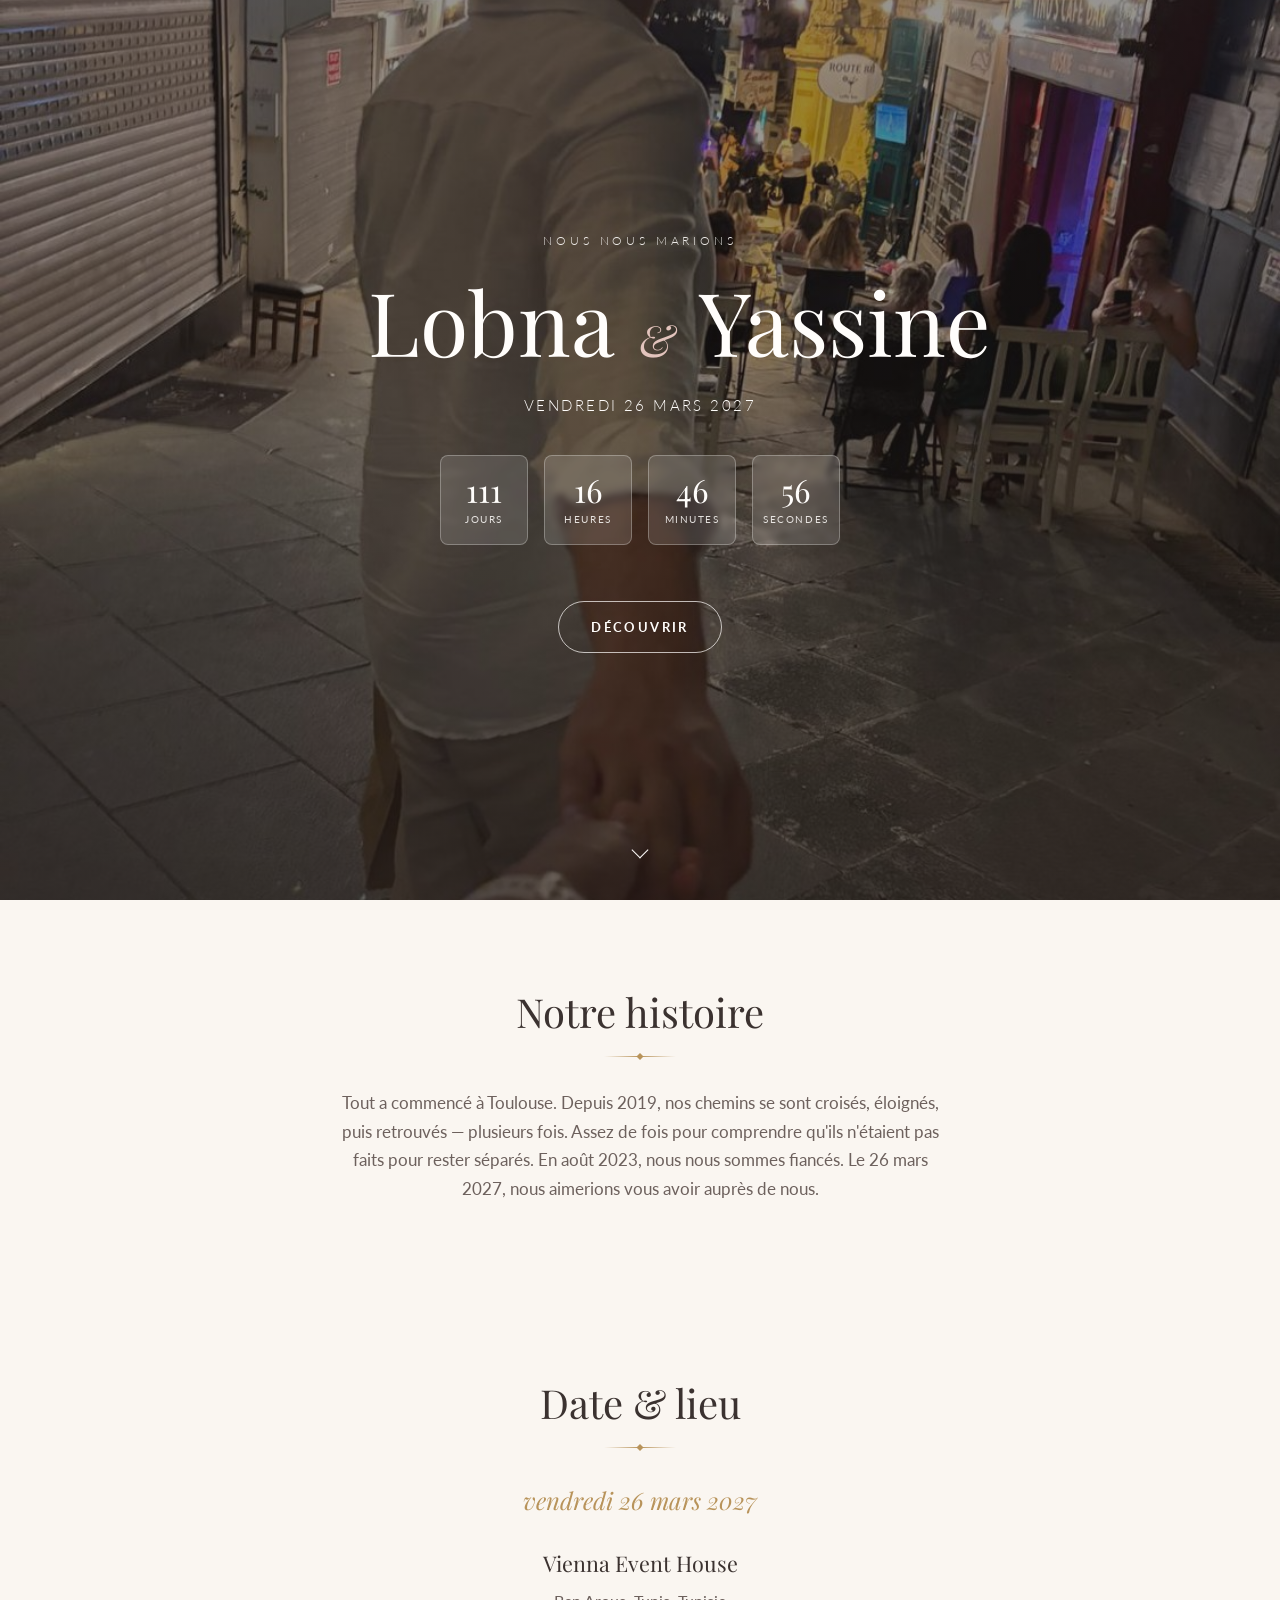
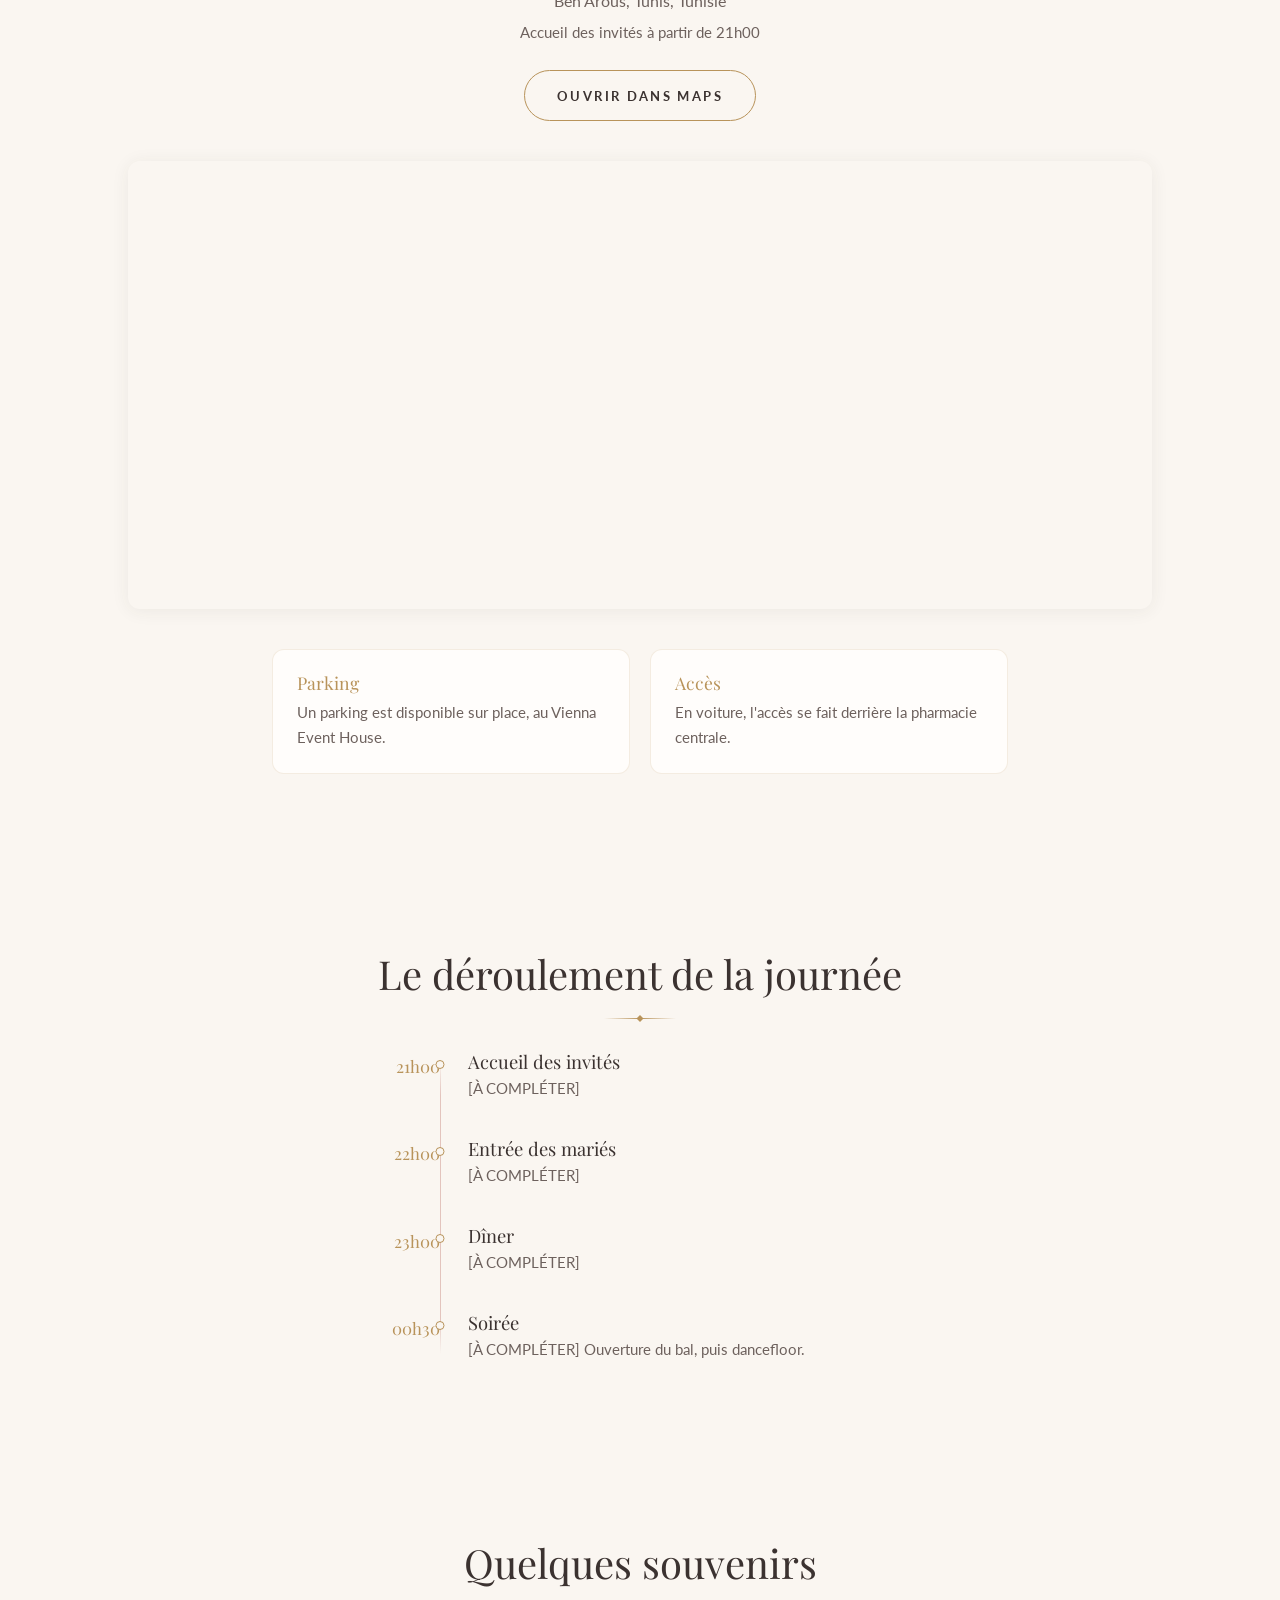
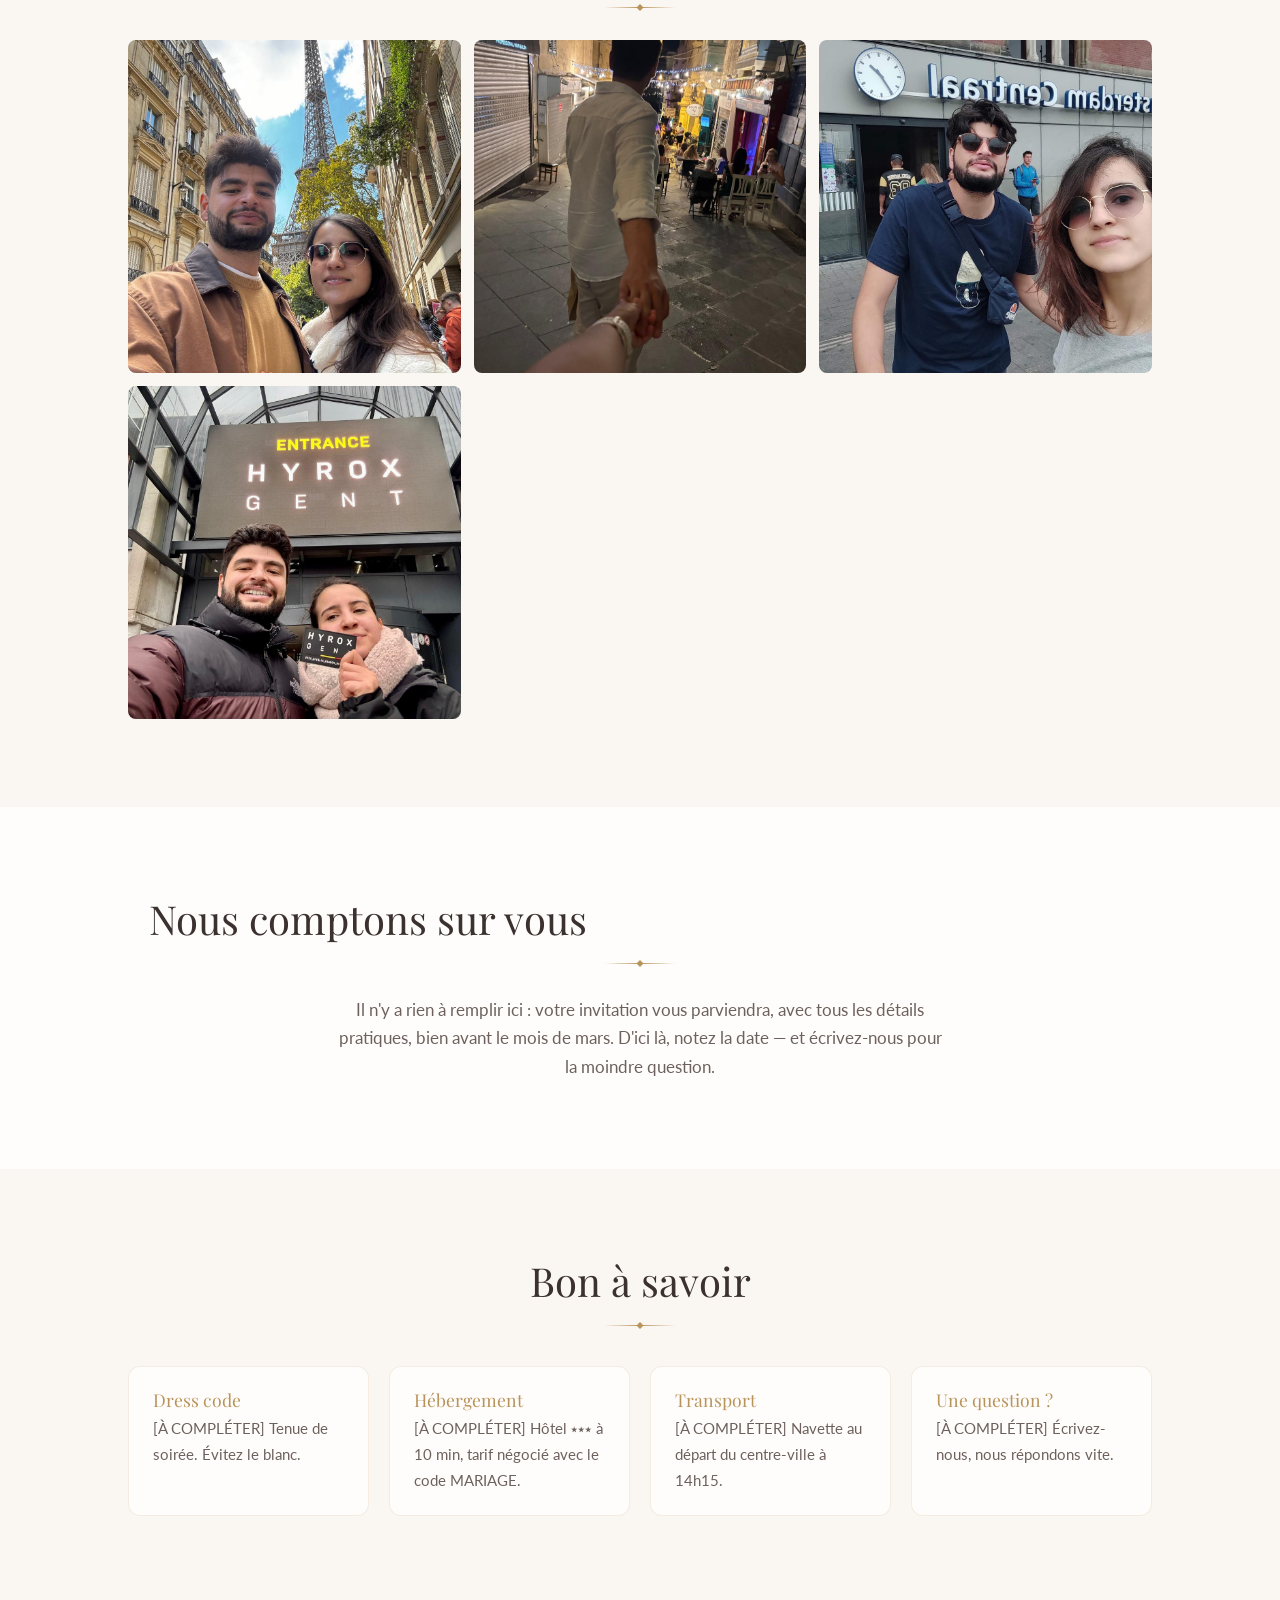
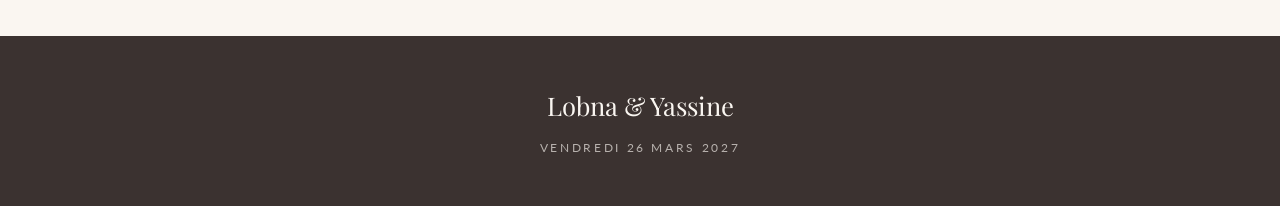
<file: docs/index.html>
<!DOCTYPE html>
<html lang="fr">
<head>
<meta charset="utf-8">
<meta name="viewport" content="width=device-width, initial-scale=1">
<title>Lobna &amp; Yassine</title>
<meta name="robots" content="noindex, nofollow">
<link rel="icon" href="mariage-lobna-yassine/images/favicon.svg" type="image/svg+xml">
<link rel="icon" href="mariage-lobna-yassine/images/favicon-32.png" sizes="32x32">
<link rel="apple-touch-icon" href="mariage-lobna-yassine/images/apple-touch-icon.png">
<!-- Redirection : la racine du domaine mène à la page du mariage. -->
<meta http-equiv="refresh" content="0; url=mariage-lobna-yassine/">
<link rel="canonical" href="mariage-lobna-yassine/">
<style>
  body {
    margin: 0; min-height: 100vh;
    display: flex; align-items: center; justify-content: center;
    background: #faf6f1; color: #3b3230;
    font-family: Georgia, "Times New Roman", serif; text-align: center;
  }
  a { color: #b8935a; }
</style>
</head>
<body>
  <!-- Visible seulement si la redirection automatique échoue. -->
  <p>Lobna &amp; Yassine — <a href="mariage-lobna-yassine/">accéder à la page du mariage</a></p>
  <script>location.replace("mariage-lobna-yassine/");</script>
</body>
</html>
</file>
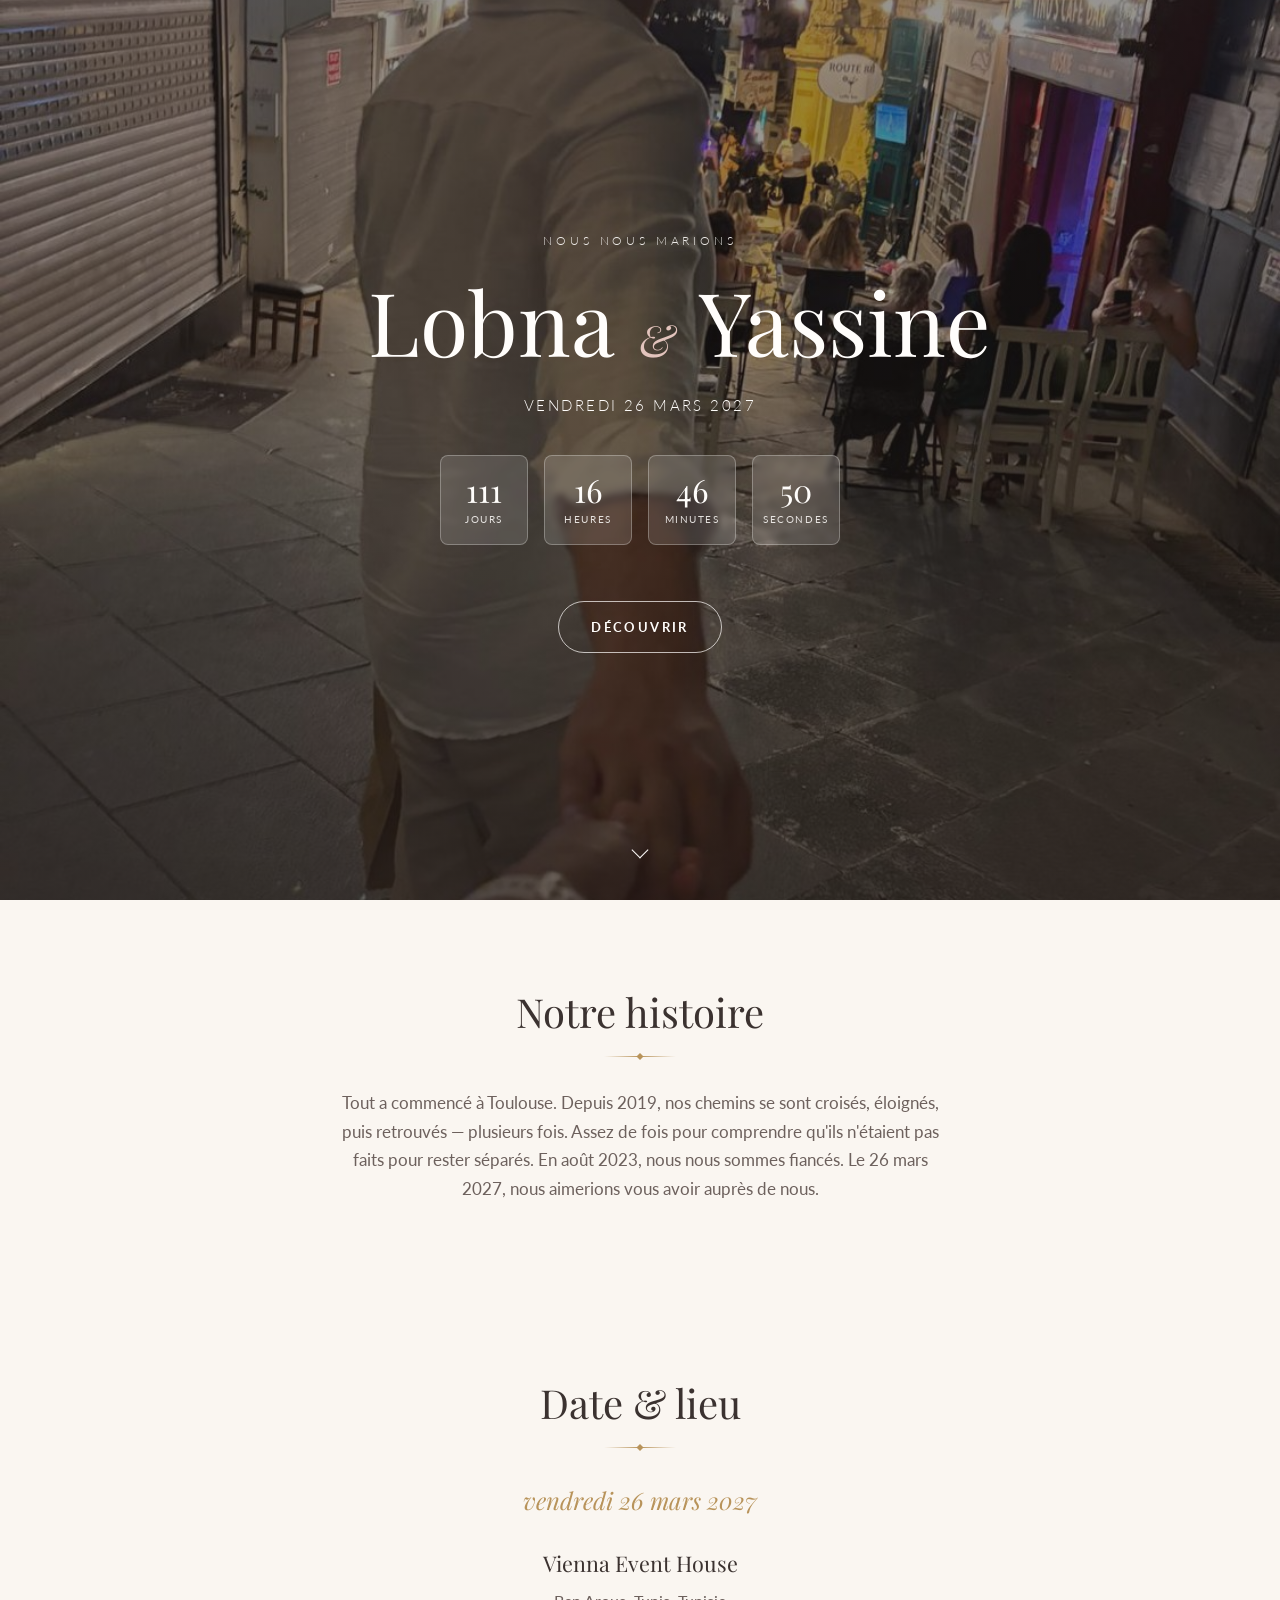
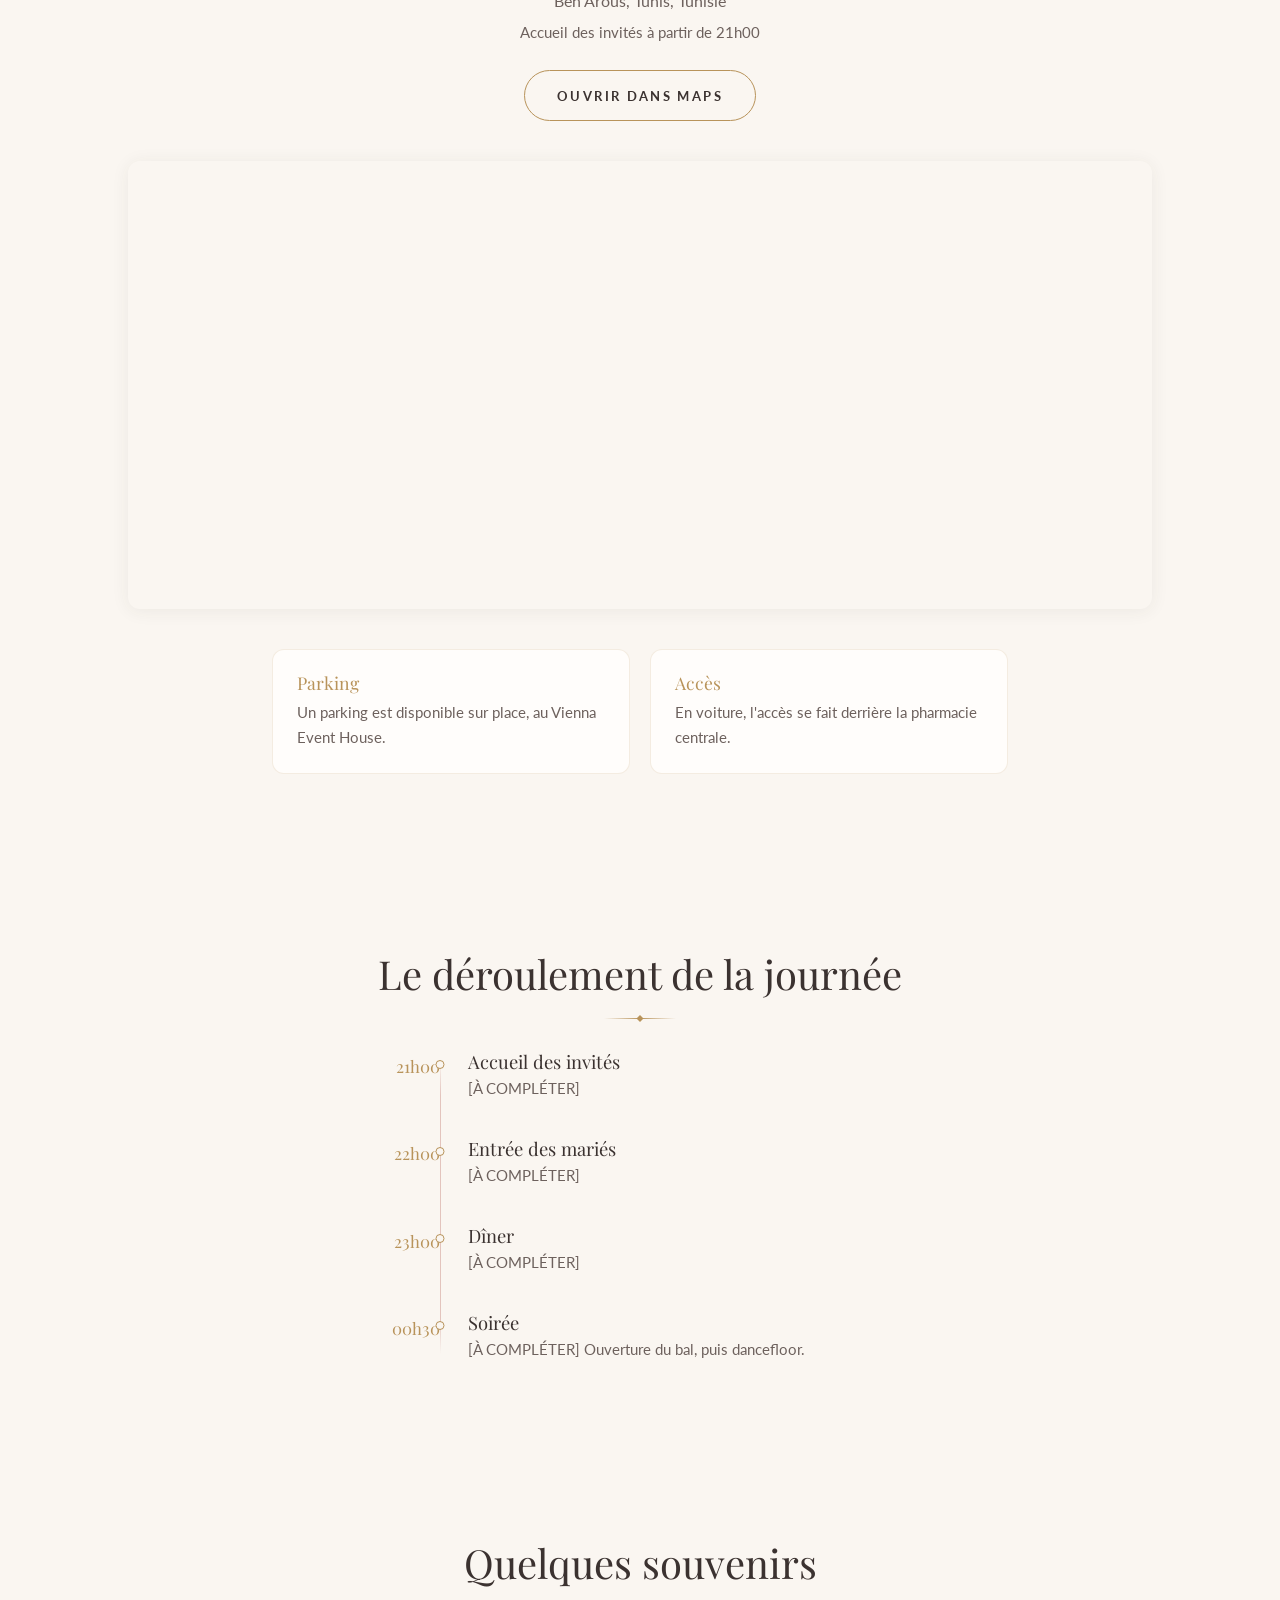
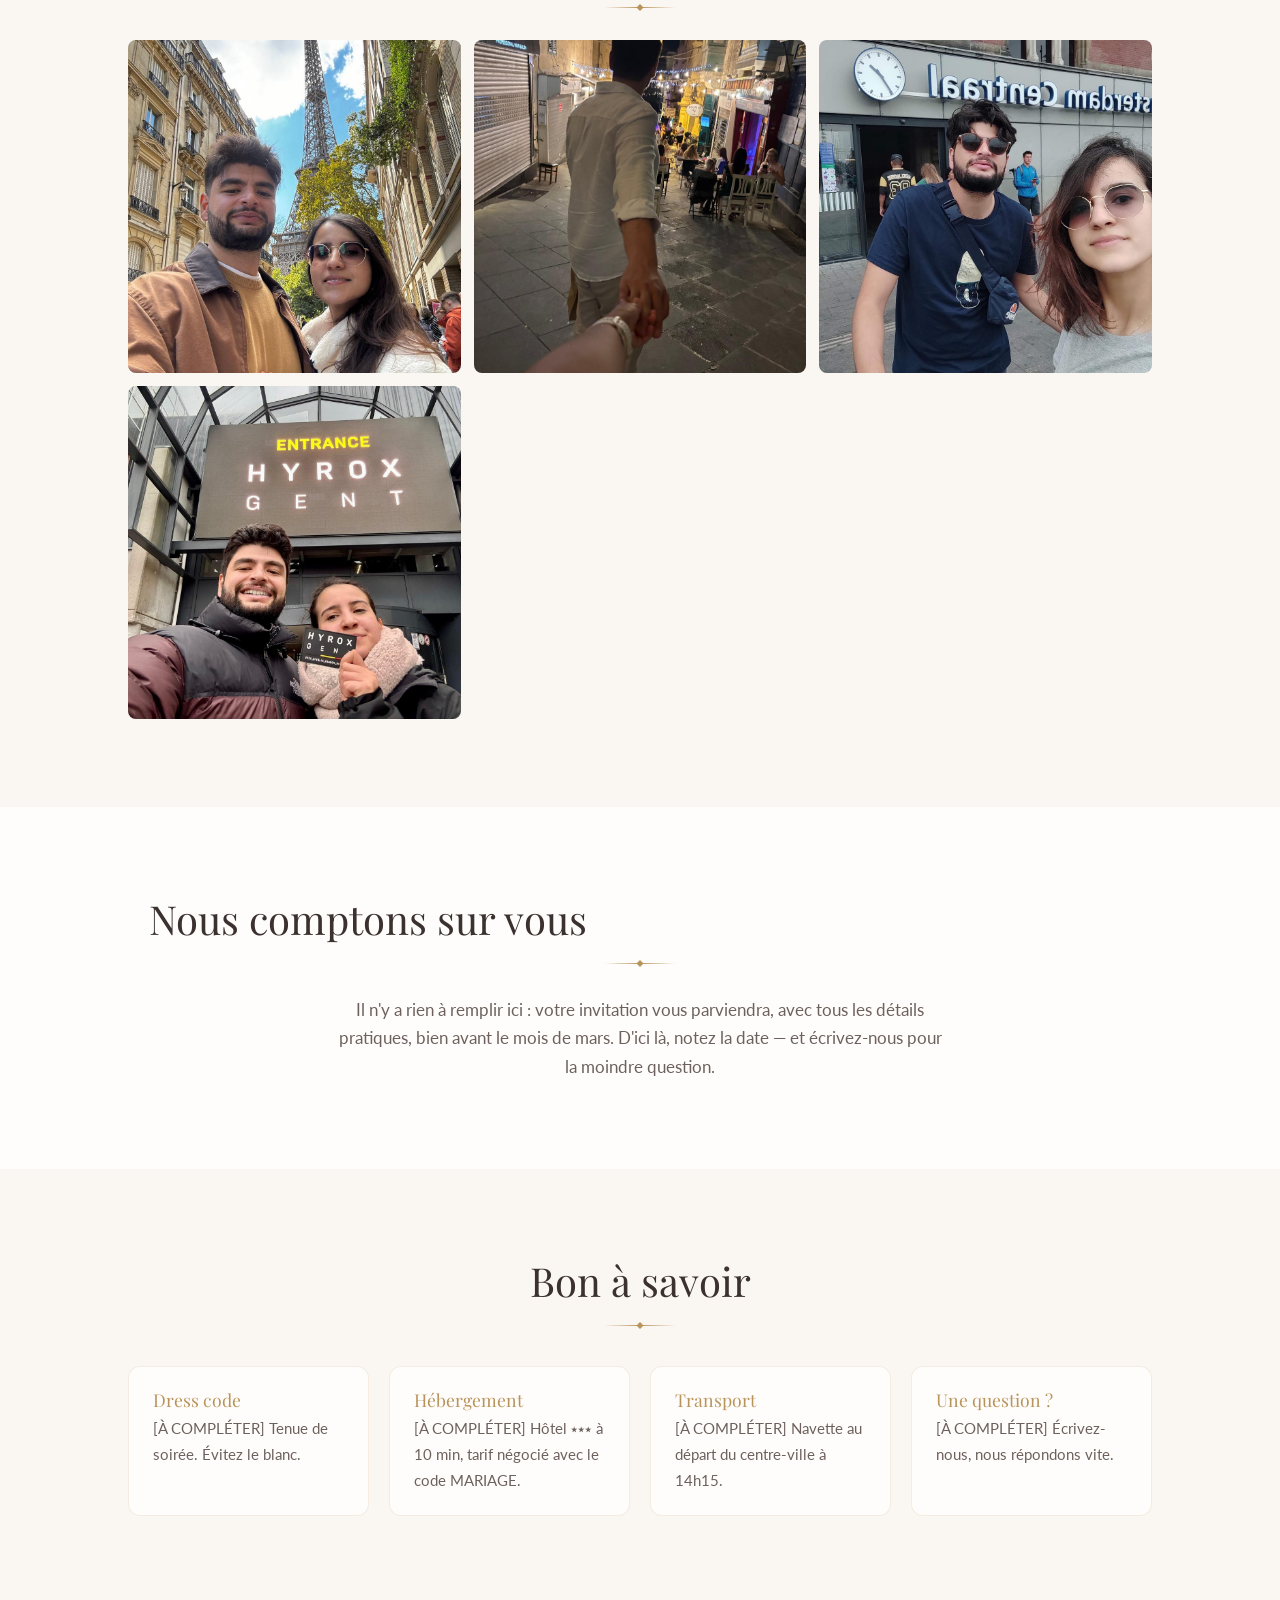
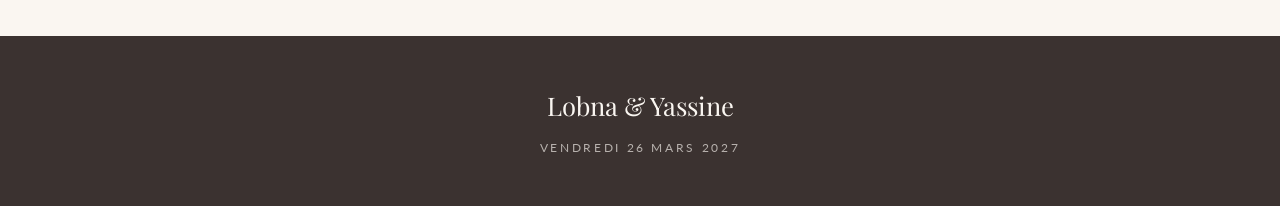
<file: docs/mariage-lobna-yassine/index.html>
<!DOCTYPE html>
<html lang="fr">
<head>
<meta charset="utf-8">
<meta name="viewport" content="width=device-width, initial-scale=1">
<title>Lobna &amp; Yassine — Notre mariage</title>
<meta name="description" content="Toutes les informations pratiques et la confirmation de présence pour le mariage de Lobna et Yassine.">
<!-- Page privée : envoyée par lien aux invités, elle n'a pas vocation à être trouvée dans Google. -->
<meta name="robots" content="noindex, nofollow">
<meta name="theme-color" content="#faf6f1">

<!-- Icône de l'onglet : deux anneaux entrelacés. -->
<link rel="icon" href="images/favicon.svg" type="image/svg+xml">
<link rel="icon" href="images/favicon-32.png" sizes="32x32">
<link rel="apple-touch-icon" href="images/apple-touch-icon.png">

<!-- Aperçu lors du partage du lien (WhatsApp, SMS, réseaux) -->
<meta property="og:type" content="website">
<meta property="og:title" content="Lobna &amp; Yassine — Notre mariage">
<meta property="og:description" content="Nous serions heureux de vous compter parmi nous. Confirmez votre présence ici.">
<meta property="og:image" content="images/couple.jpg">

<link rel="preconnect" href="https://fonts.googleapis.com">
<link rel="preconnect" href="https://fonts.gstatic.com" crossorigin>
<link href="https://fonts.googleapis.com/css2?family=Playfair+Display:ital,wght@0,400;0,500;0,600;1,400&family=Lato:wght@300;400;700&display=swap" rel="stylesheet">
<link rel="stylesheet" href="css/style.css">
</head>
<body>

<a class="saut-contenu" href="#contenu">Aller au contenu</a>

<!-- =====================================================================
     1. ACCUEIL
     ===================================================================== -->
<header class="hero" id="accueil">
  <div class="hero__fond" aria-hidden="true">
    <img id="hero-photo" alt="" decoding="async" fetchpriority="high" hidden>
  </div>
  <div class="hero__voile" aria-hidden="true"></div>

  <div class="hero__contenu">
    <p class="hero__sur-titre" id="hero-sur-titre">Nous nous marions</p>
    <h1 class="hero__noms">
      <span id="prenom-a">Lobna</span>
      <span class="hero__esperluette" aria-hidden="true">&amp;</span>
      <span id="prenom-b">Yassine</span>
    </h1>
    <p class="hero__date" id="hero-date"></p>
    <p class="hero__note" id="hero-date-note" hidden></p>

    <div class="compte-a-rebours" id="compte-a-rebours" hidden>
      <div class="cr__bloc"><span class="cr__nombre" id="cr-jours">–</span><span class="cr__label">jours</span></div>
      <div class="cr__bloc"><span class="cr__nombre" id="cr-heures">–</span><span class="cr__label">heures</span></div>
      <div class="cr__bloc"><span class="cr__nombre" id="cr-minutes">–</span><span class="cr__label">minutes</span></div>
      <div class="cr__bloc"><span class="cr__nombre" id="cr-secondes">–</span><span class="cr__label">secondes</span></div>
    </div>
    <p class="compte-a-rebours__message" id="cr-message" hidden></p>

    <a class="bouton bouton--clair" id="hero-bouton" href="#rsvp">Confirmer ma présence</a>
  </div>

  <a class="hero__fleche" href="#contenu" aria-label="Voir la suite"><span aria-hidden="true"></span></a>
</header>

<main id="contenu">

  <!-- ===================================================================
       2. NOTRE HISTOIRE
       =================================================================== -->
  <section class="section section--etroite anim" id="histoire" hidden>
    <h2 class="titre-section" id="histoire-titre">Notre histoire</h2>
    <div class="ornement" aria-hidden="true"></div>
    <p class="texte-doux" id="histoire-texte"></p>
  </section>

  <!-- ===================================================================
       3. DATE & LIEU
       =================================================================== -->
  <section class="section anim" id="lieu">
    <h2 class="titre-section">Date &amp; lieu</h2>
    <div class="ornement" aria-hidden="true"></div>

    <div class="lieu__resume">
      <p class="lieu__date" id="lieu-date"></p>
      <p class="lieu__note" id="lieu-date-note" hidden></p>
      <p class="lieu__nom" id="lieu-nom"></p>
      <p class="lieu__adresse" id="lieu-adresse"></p>
      <p class="lieu__heure" id="lieu-heure"></p>
      <a class="bouton" id="lieu-bouton-maps" href="#" target="_blank" rel="noopener" hidden>Ouvrir dans Maps</a>
    </div>

    <div class="carte" id="carte" hidden>
      <iframe id="carte-iframe" title="Carte du lieu de réception" loading="lazy"
              referrerpolicy="no-referrer-when-downgrade" allowfullscreen></iframe>
    </div>

    <div class="grille-infos" id="lieu-pratique">
      <article class="carte-info" id="bloc-parking" hidden>
        <h3>Parking</h3><p id="lieu-parking"></p>
      </article>
      <article class="carte-info" id="bloc-acces" hidden>
        <h3>Accès</h3><p id="lieu-acces"></p>
      </article>
    </div>
  </section>

  <!-- ===================================================================
       4. DÉROULEMENT DE LA JOURNÉE
       =================================================================== -->
  <section class="section anim" id="programme" hidden>
    <h2 class="titre-section">Le déroulement de la journée</h2>
    <div class="ornement" aria-hidden="true"></div>
    <ol class="timeline" id="timeline"></ol>
  </section>

  <!-- ===================================================================
       5. GALERIE
       =================================================================== -->
  <section class="section anim" id="galerie" hidden>
    <h2 class="titre-section">Quelques souvenirs</h2>
    <div class="ornement" aria-hidden="true"></div>
    <div class="galerie" id="galerie-grille"></div>
  </section>

  <!-- ===================================================================
       6. RSVP
       =================================================================== -->
  <section class="section section--etroite section--accent anim" id="rsvp">
    <h2 class="titre-section" id="rsvp-titre">Serez-vous des nôtres ?</h2>
    <div class="ornement" aria-hidden="true"></div>

    <!-- Affiché à la place du formulaire quand aucune réponse n'est attendue
         (config : rsvp.actif = false). -->
    <p class="texte-doux" id="rsvp-message" hidden></p>

    <p class="texte-doux" id="rsvp-limite"></p>

    <form class="formulaire" id="form-rsvp" novalidate>
      <!-- Piège à robots : invisible et jamais rempli par un humain. -->
      <div class="honeypot" aria-hidden="true">
        <label for="site">Ne pas remplir</label>
        <input type="text" id="site" name="site" tabindex="-1" autocomplete="off">
      </div>

      <div class="champ">
        <label for="prenom">Prénom <span class="requis" aria-hidden="true">*</span></label>
        <input type="text" id="prenom" name="prenom" autocomplete="given-name" required>
      </div>

      <div class="champ">
        <label for="nom">Nom <span class="requis" aria-hidden="true">*</span></label>
        <input type="text" id="nom" name="nom" autocomplete="family-name" required>
      </div>

      <fieldset class="champ champ--choix">
        <legend>Serez-vous présent·e ? <span class="requis" aria-hidden="true">*</span></legend>
        <div class="choix">
          <input type="radio" id="presence-oui" name="presence" value="Oui" required>
          <label for="presence-oui">Oui, avec joie</label>
        </div>
        <div class="choix">
          <input type="radio" id="presence-non" name="presence" value="Non">
          <label for="presence-non">Non, malheureusement</label>
        </div>
      </fieldset>

      <div class="champ" id="champ-accompagnants" hidden>
        <label for="accompagnants">Personnes vous accompagnant</label>
        <input type="number" id="accompagnants" name="accompagnants"
               value="0" min="0" max="10" inputmode="numeric">
        <p class="champ__aide">Sans vous compter : 0 si vous venez seul·e.</p>
      </div>

      <div class="champ" id="champ-regime" hidden>
        <label for="regime">Préférences repas ou allergies <span class="facultatif">(facultatif)</span></label>
        <textarea id="regime" name="regime" rows="2"
                  placeholder="Végétarien, sans gluten, allergie aux fruits à coque…"></textarea>
      </div>

      <div class="champ">
        <label for="message">Un mot pour les mariés <span class="facultatif">(facultatif)</span></label>
        <textarea id="message" name="message" rows="3"></textarea>
      </div>

      <button class="bouton bouton--plein" type="submit" id="rsvp-envoyer">Confirmer ma présence</button>

      <p class="form-etat" id="form-etat" role="status" aria-live="polite" hidden></p>
    </form>

    <p class="rsvp__note" id="rsvp-note" hidden></p>
  </section>

  <!-- ===================================================================
       7. INFOS PRATIQUES
       =================================================================== -->
  <section class="section anim" id="infos">
    <h2 class="titre-section">Bon à savoir</h2>
    <div class="ornement" aria-hidden="true"></div>
    <div class="grille-infos" id="grille-infos"></div>
    <p class="contacts" id="contacts"></p>
  </section>

</main>

<footer class="pied">
  <p class="pied__noms"><span id="pied-a">Lobna</span> &amp; <span id="pied-b">Yassine</span></p>
  <p class="pied__date" id="pied-date"></p>
</footer>

<!-- Visionneuse plein écran de la galerie -->
<div class="lightbox" id="lightbox" role="dialog" aria-modal="true" aria-label="Photo en grand" hidden>
  <button class="lightbox__fermer" id="lightbox-fermer" aria-label="Fermer">&times;</button>
  <button class="lightbox__nav lightbox__nav--prec" id="lightbox-prec" aria-label="Photo précédente">&#8249;</button>
  <img class="lightbox__image" id="lightbox-image" alt="">
  <button class="lightbox__nav lightbox__nav--suiv" id="lightbox-suiv" aria-label="Photo suivante">&#8250;</button>
</div>

<script src="js/config.js"></script>
<script src="js/main.js"></script>
</body>
</html>
</file>
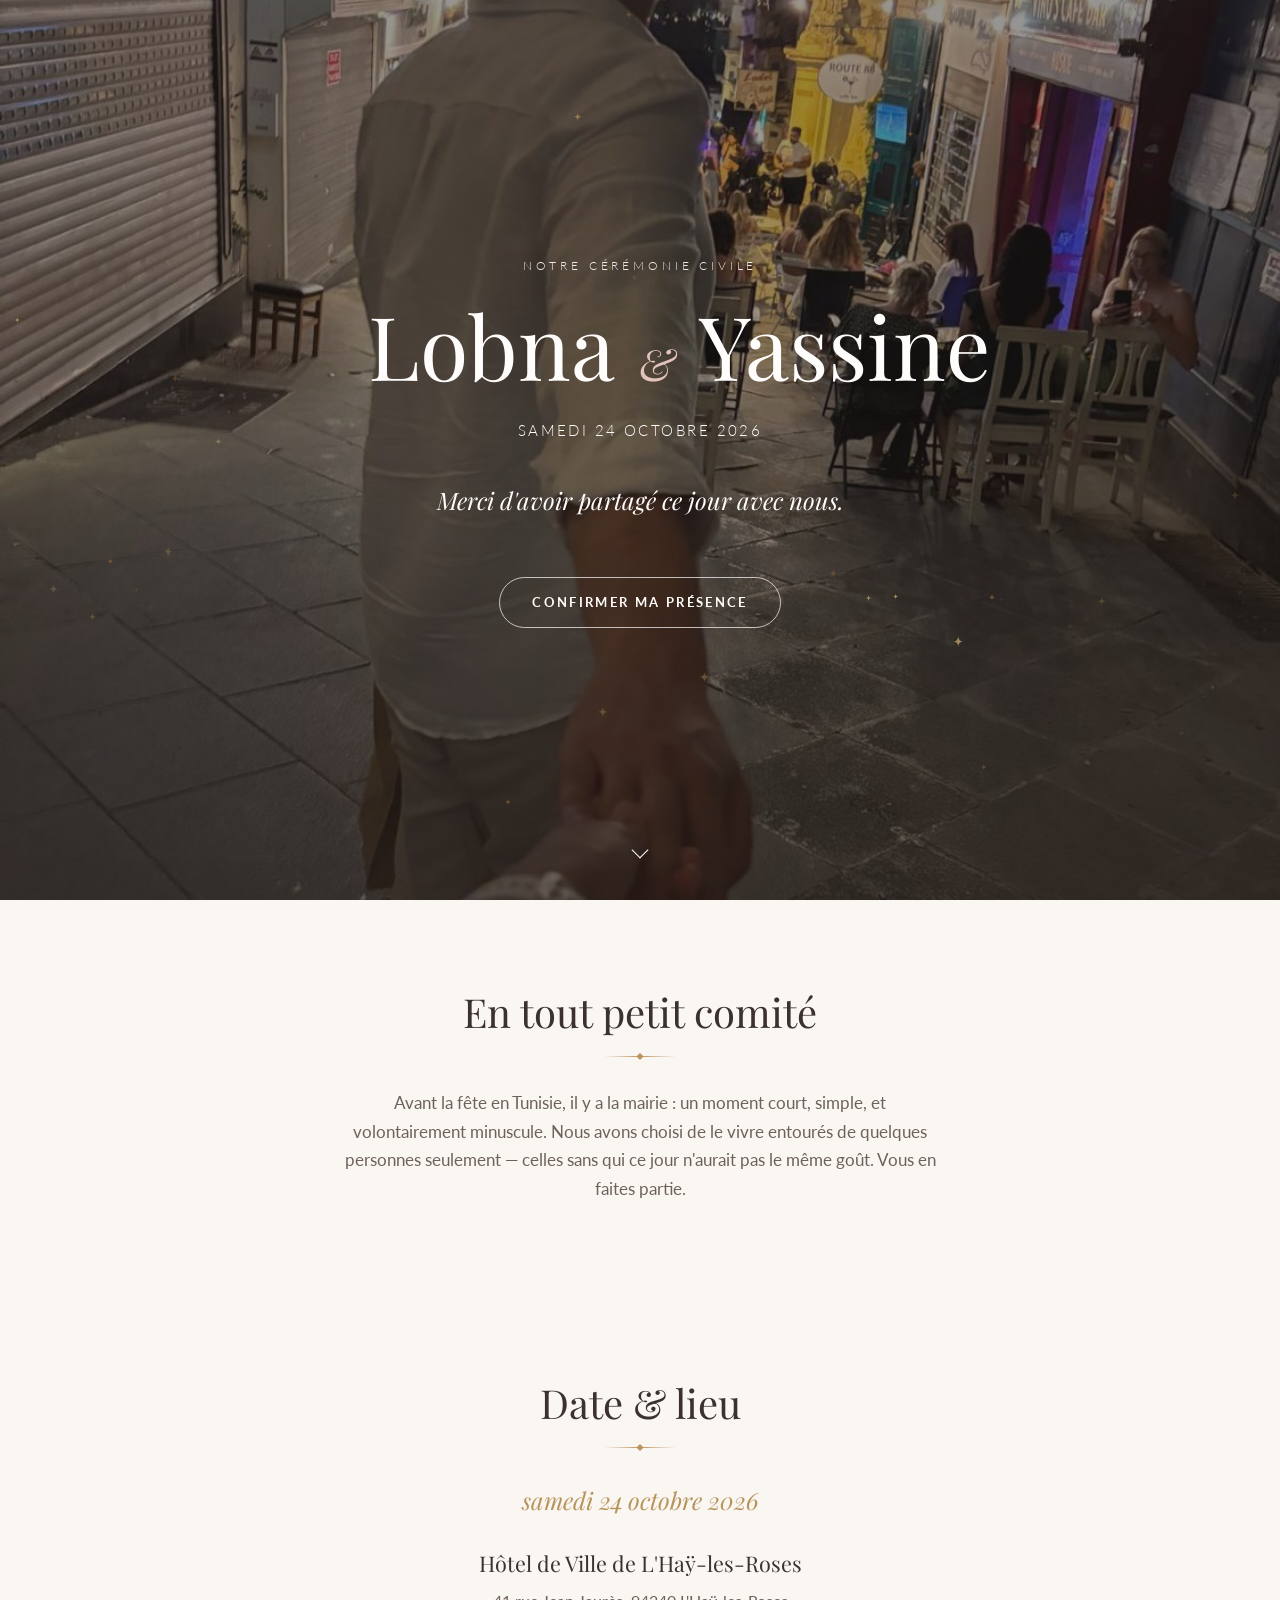
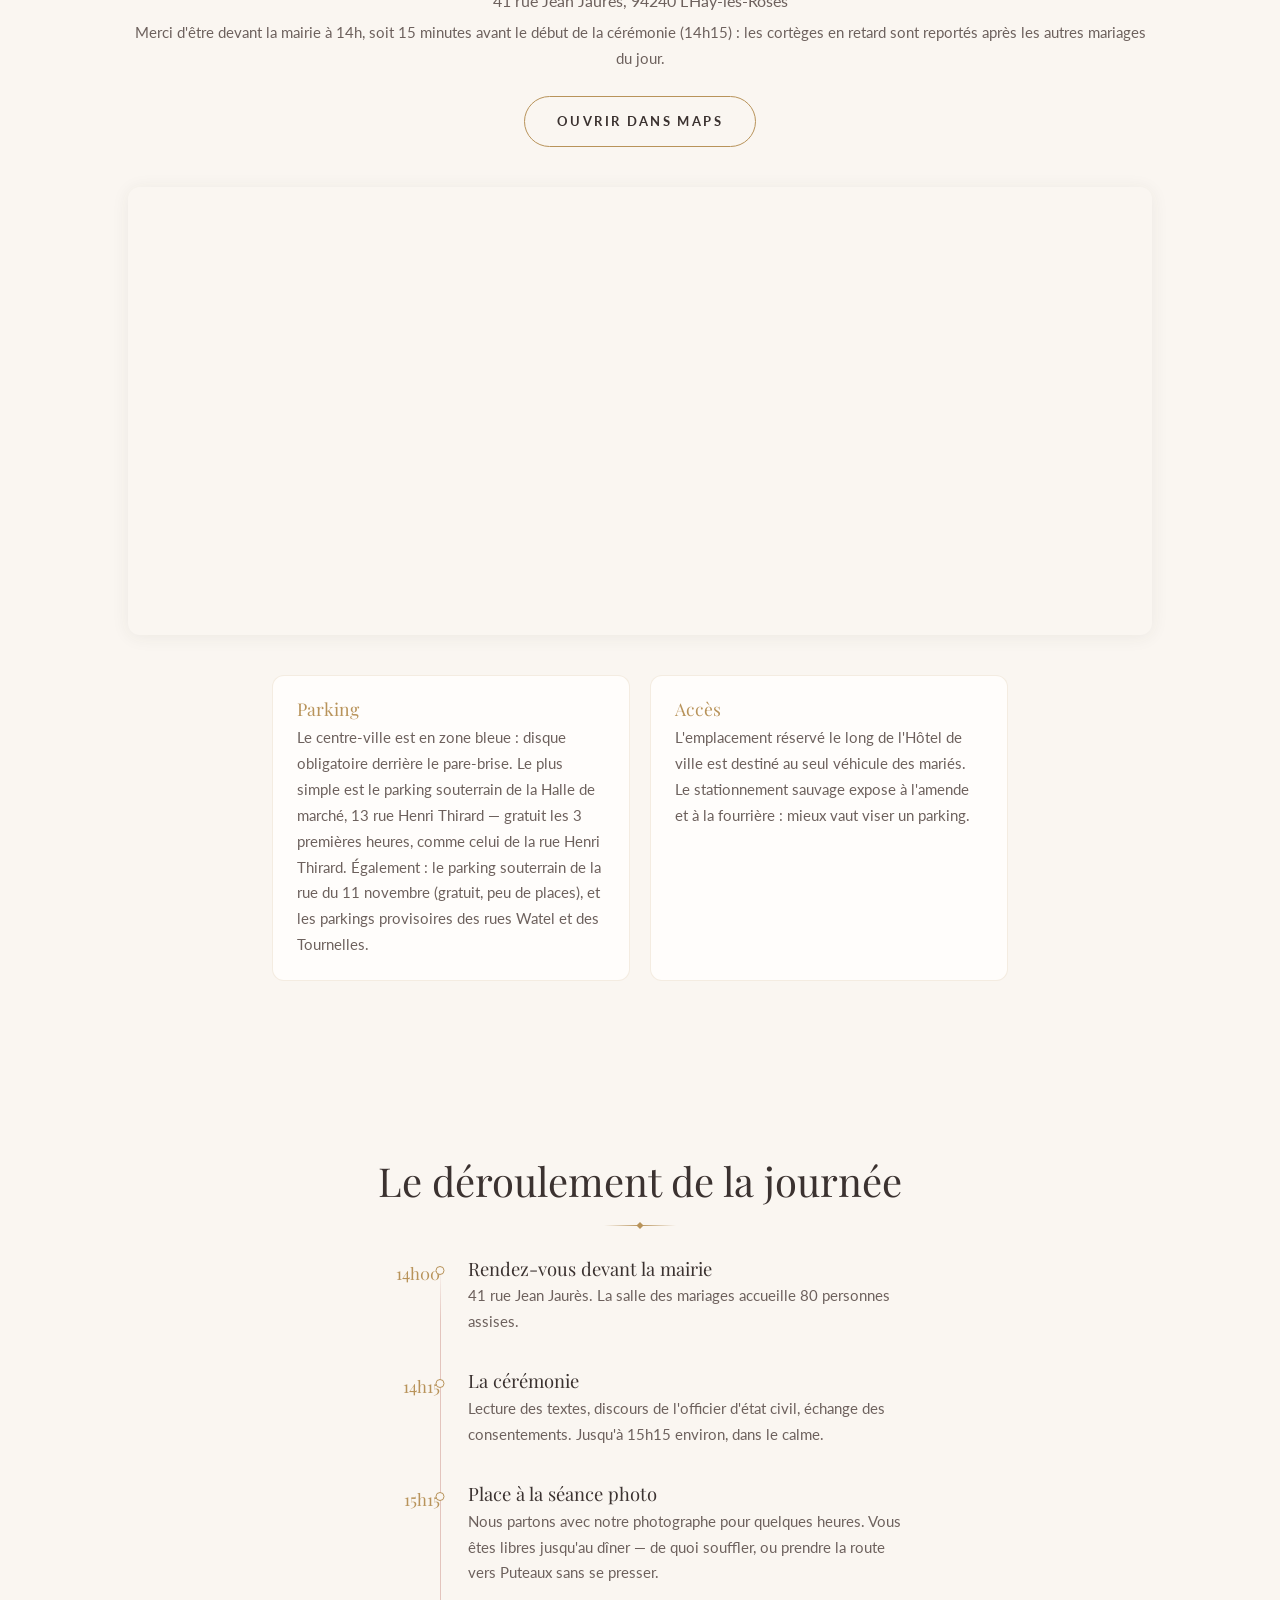
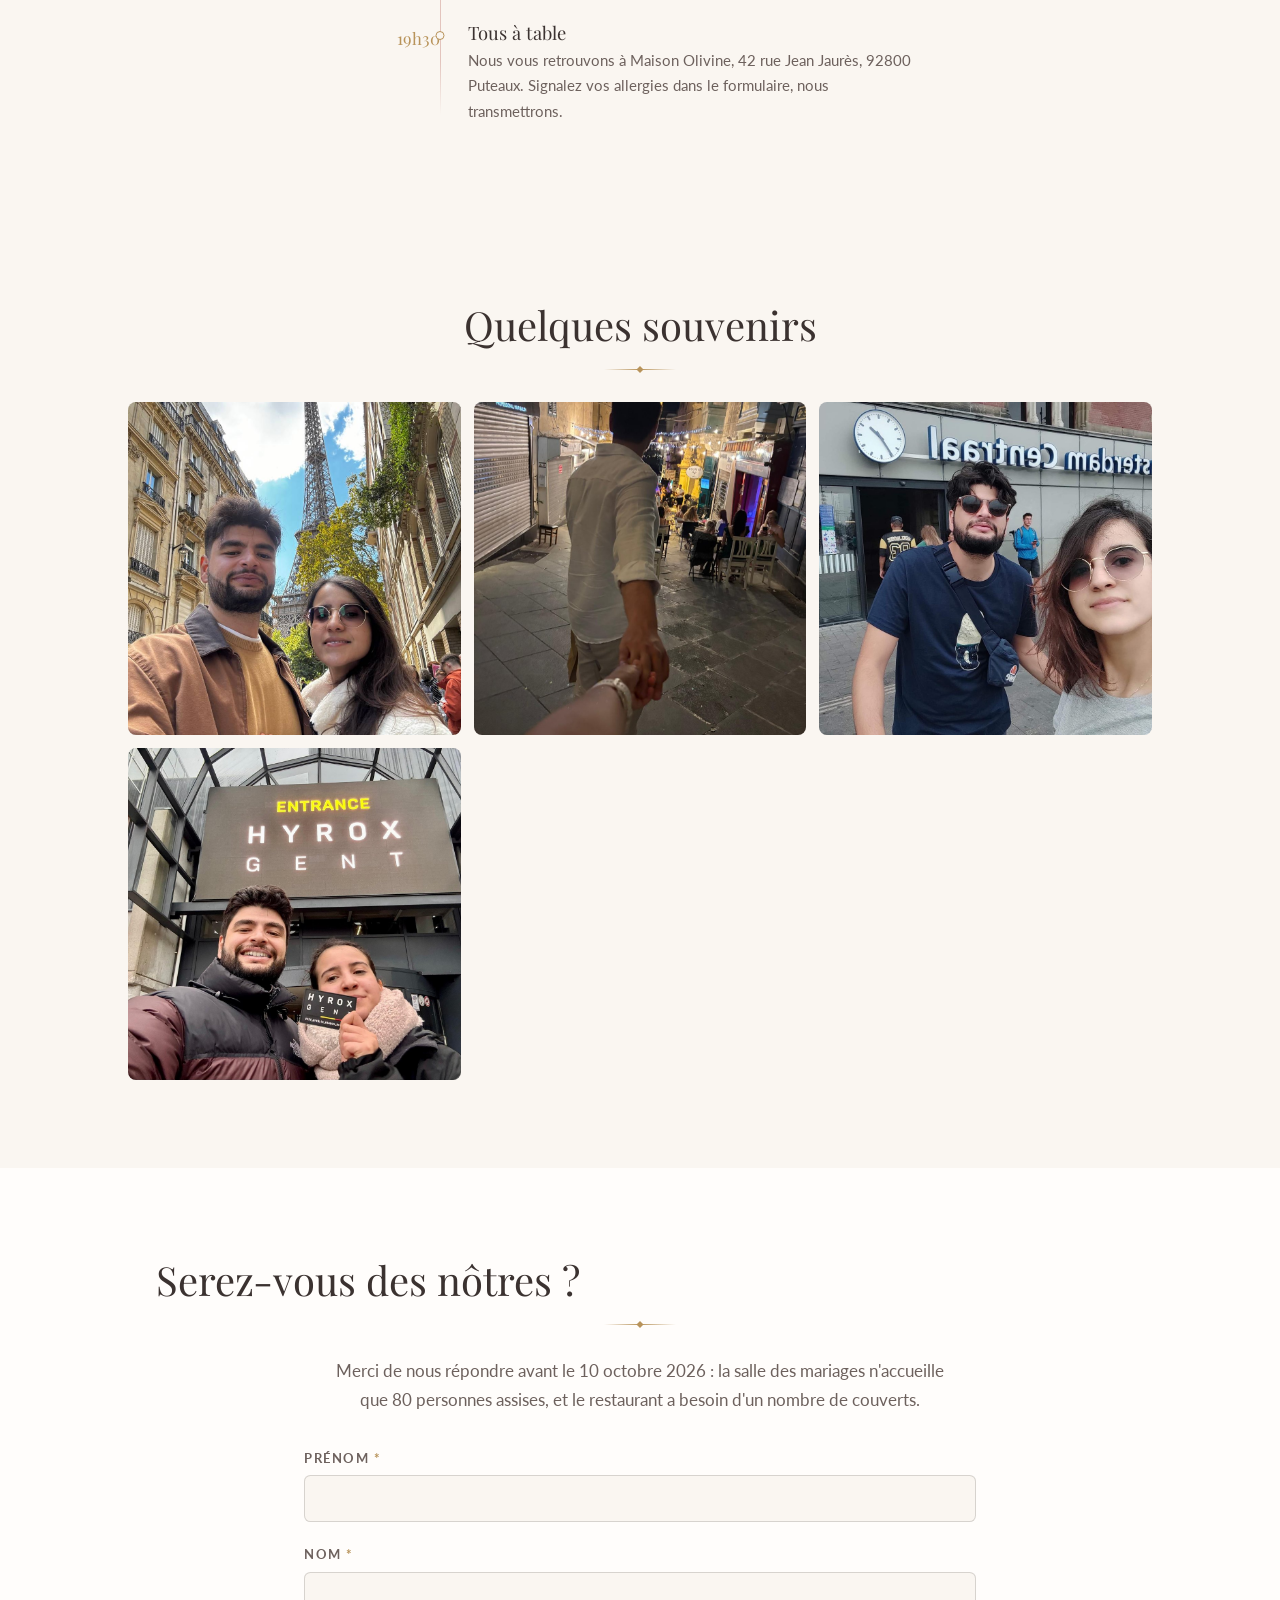
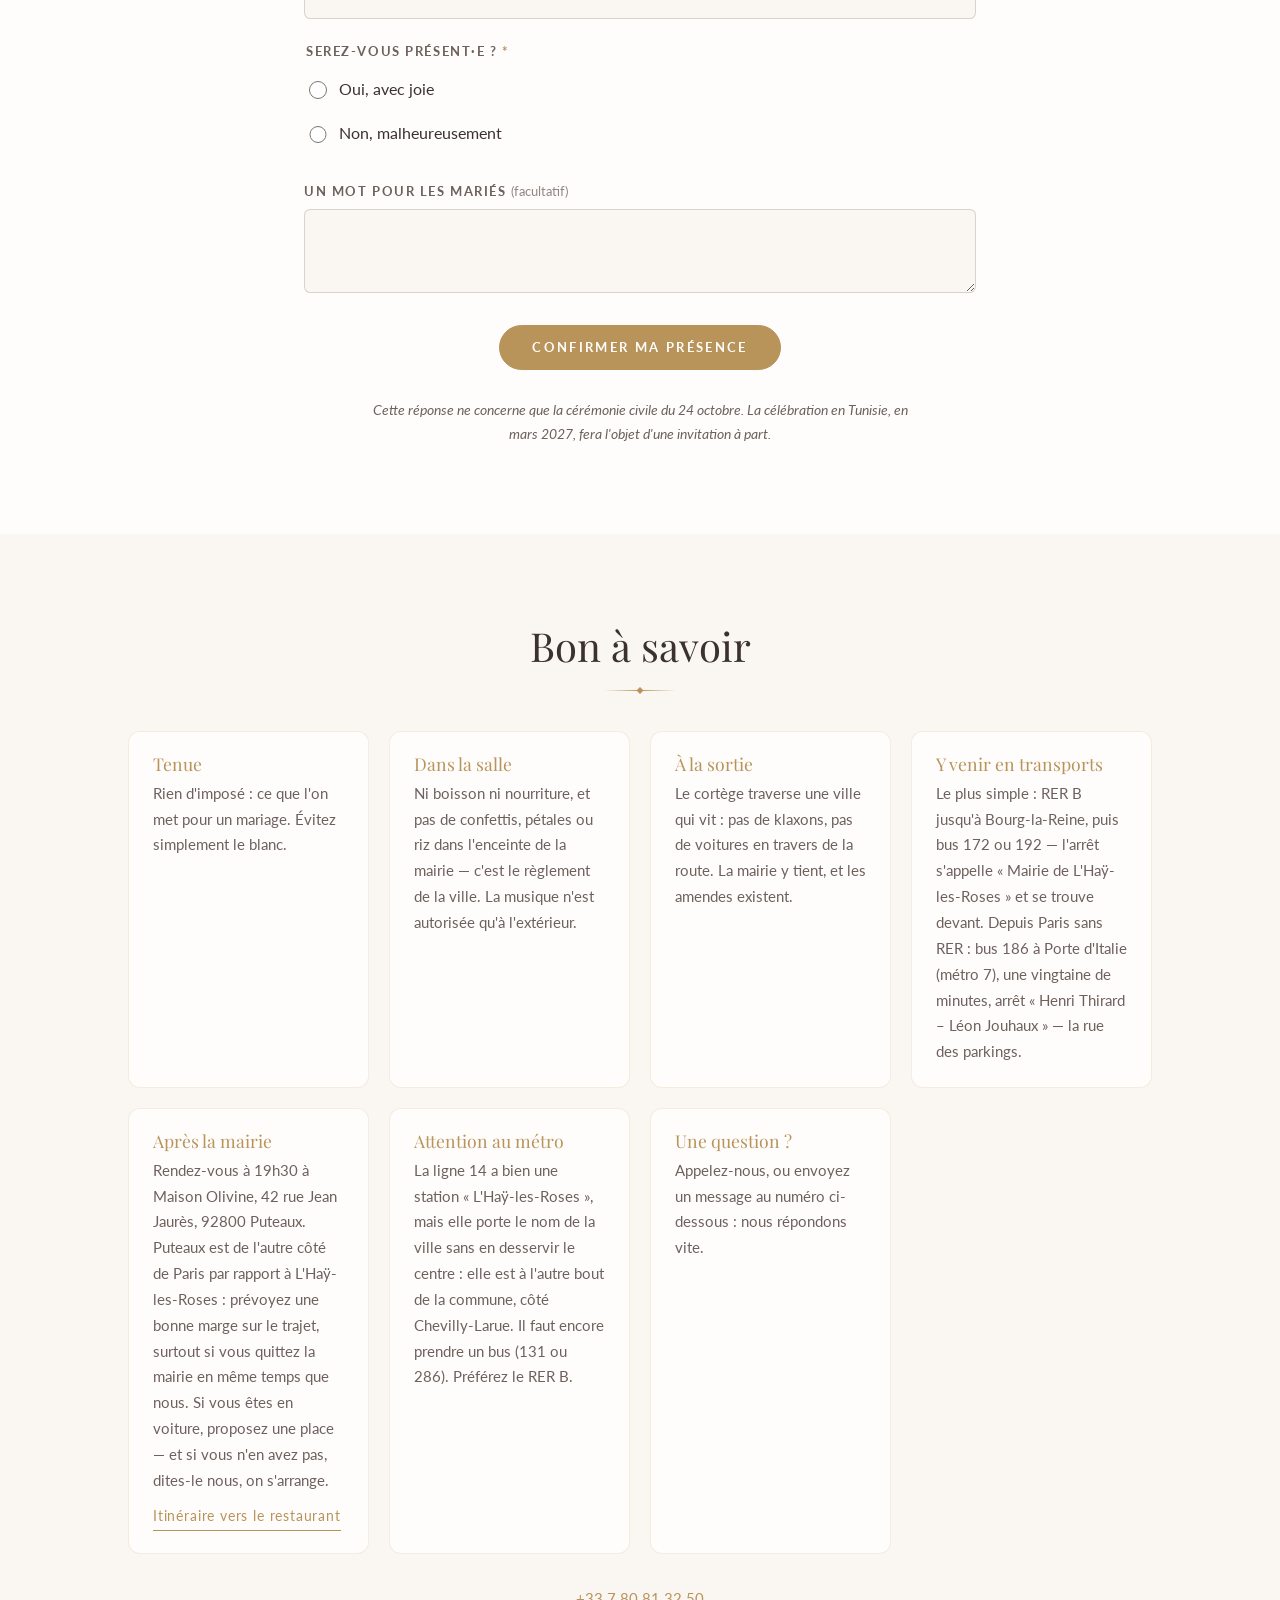
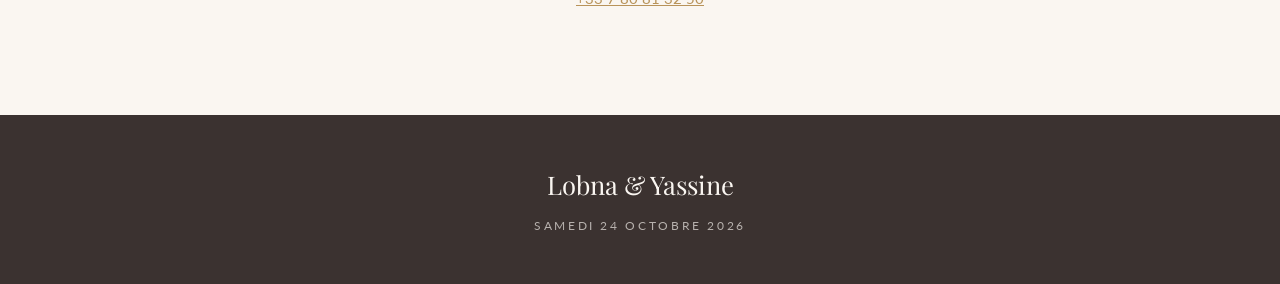
<file: docs/mariage-lobna-yassine/civil-2026-lhay/index.html>
<!DOCTYPE html>
<html lang="fr">
<head>
<meta charset="utf-8">
<meta name="viewport" content="width=device-width, initial-scale=1">
<title>Lobna &amp; Yassine — Notre mariage civil</title>
<meta name="description" content="Cérémonie civile de Lobna et Yassine à L’Haÿ-les-Roses : informations pratiques et confirmation de présence.">
<!-- Page privée : envoyée par lien aux invités, elle n'a pas vocation à être trouvée dans Google. -->
<meta name="robots" content="noindex, nofollow">
<meta name="theme-color" content="#faf6f1">

<!-- Icône de l'onglet : deux anneaux entrelacés. -->
<link rel="icon" href="../images/favicon.svg" type="image/svg+xml">
<link rel="icon" href="../images/favicon-32.png" sizes="32x32">
<link rel="apple-touch-icon" href="../images/apple-touch-icon.png">

<!-- Aperçu lors du partage du lien (WhatsApp, SMS, réseaux) -->
<meta property="og:type" content="website">
<meta property="og:title" content="Lobna &amp; Yassine — Notre mariage civil">
<meta property="og:description" content="Notre cérémonie civile, en tout petit comité. Confirmez votre présence ici.">
<meta property="og:image" content="../images/couple.jpg">

<link rel="preconnect" href="https://fonts.googleapis.com">
<link rel="preconnect" href="https://fonts.gstatic.com" crossorigin>
<link href="https://fonts.googleapis.com/css2?family=Playfair+Display:ital,wght@0,400;0,500;0,600;1,400&family=Lato:wght@300;400;700&display=swap" rel="stylesheet">
<link rel="stylesheet" href="../css/style.css">
<link rel="stylesheet" href="effets-festifs.css">
</head>
<body>

<a class="saut-contenu" href="#contenu">Aller au contenu</a>

<!-- =====================================================================
     1. ACCUEIL
     ===================================================================== -->
<header class="hero" id="accueil">
  <div class="hero__fond" aria-hidden="true">
    <img id="hero-photo" alt="" decoding="async" fetchpriority="high" hidden>
  </div>
  <div class="hero__voile" aria-hidden="true"></div>

  <!-- Habillage festif (validé en maquette) : étincelles et feu d'artifice
       alternent en fondu, chacun sur son calque. Civile uniquement. -->
  <canvas class="hero__festif" id="hero-festif-etincelles" aria-hidden="true"></canvas>
  <canvas class="hero__festif" id="hero-festif-feu" aria-hidden="true"></canvas>

  <div class="hero__contenu">
    <p class="hero__sur-titre" id="hero-sur-titre">Nous nous marions</p>
    <h1 class="hero__noms">
      <span id="prenom-a">Lobna</span>
      <span class="hero__esperluette" aria-hidden="true">&amp;</span>
      <span id="prenom-b">Yassine</span>
    </h1>
    <p class="hero__date" id="hero-date"></p>
    <p class="hero__note" id="hero-date-note" hidden></p>

    <div class="compte-a-rebours" id="compte-a-rebours" hidden>
      <div class="cr__bloc"><span class="cr__nombre" id="cr-jours">–</span><span class="cr__label">jours</span></div>
      <div class="cr__bloc"><span class="cr__nombre" id="cr-heures">–</span><span class="cr__label">heures</span></div>
      <div class="cr__bloc"><span class="cr__nombre" id="cr-minutes">–</span><span class="cr__label">minutes</span></div>
      <div class="cr__bloc"><span class="cr__nombre" id="cr-secondes">–</span><span class="cr__label">secondes</span></div>
    </div>
    <p class="compte-a-rebours__message" id="cr-message" hidden></p>

    <a class="bouton bouton--clair" id="hero-bouton" href="#rsvp">Confirmer ma présence</a>
  </div>

  <a class="hero__fleche" href="#contenu" aria-label="Voir la suite"><span aria-hidden="true"></span></a>
</header>

<main id="contenu">

  <!-- ===================================================================
       2. NOTRE HISTOIRE
       =================================================================== -->
  <section class="section section--etroite anim" id="histoire" hidden>
    <h2 class="titre-section" id="histoire-titre">Notre histoire</h2>
    <div class="ornement" aria-hidden="true"></div>
    <p class="texte-doux" id="histoire-texte"></p>
  </section>

  <!-- ===================================================================
       3. DATE & LIEU
       =================================================================== -->
  <section class="section anim" id="lieu">
    <h2 class="titre-section">Date &amp; lieu</h2>
    <div class="ornement" aria-hidden="true"></div>

    <div class="lieu__resume">
      <p class="lieu__date" id="lieu-date"></p>
      <p class="lieu__note" id="lieu-date-note" hidden></p>
      <p class="lieu__nom" id="lieu-nom"></p>
      <p class="lieu__adresse" id="lieu-adresse"></p>
      <p class="lieu__heure" id="lieu-heure"></p>
      <a class="bouton" id="lieu-bouton-maps" href="#" target="_blank" rel="noopener" hidden>Ouvrir dans Maps</a>
    </div>

    <div class="carte" id="carte" hidden>
      <iframe id="carte-iframe" title="Carte du lieu de réception" loading="lazy"
              referrerpolicy="no-referrer-when-downgrade" allowfullscreen></iframe>
    </div>

    <div class="grille-infos" id="lieu-pratique">
      <article class="carte-info" id="bloc-parking" hidden>
        <h3>Parking</h3><p id="lieu-parking"></p>
      </article>
      <article class="carte-info" id="bloc-acces" hidden>
        <h3>Accès</h3><p id="lieu-acces"></p>
      </article>
    </div>
  </section>

  <!-- ===================================================================
       4. DÉROULEMENT DE LA JOURNÉE
       =================================================================== -->
  <section class="section anim" id="programme" hidden>
    <h2 class="titre-section">Le déroulement de la journée</h2>
    <div class="ornement" aria-hidden="true"></div>
    <ol class="timeline" id="timeline"></ol>
  </section>

  <!-- ===================================================================
       5. GALERIE
       =================================================================== -->
  <section class="section anim" id="galerie" hidden>
    <h2 class="titre-section">Quelques souvenirs</h2>
    <div class="ornement" aria-hidden="true"></div>
    <div class="galerie" id="galerie-grille"></div>
  </section>

  <!-- ===================================================================
       6. RSVP
       =================================================================== -->
  <section class="section section--etroite section--accent anim" id="rsvp">
    <h2 class="titre-section" id="rsvp-titre">Serez-vous des nôtres ?</h2>
    <div class="ornement" aria-hidden="true"></div>

    <!-- Affiché à la place du formulaire quand aucune réponse n'est attendue
         (config : rsvp.actif = false). -->
    <p class="texte-doux" id="rsvp-message" hidden></p>

    <p class="texte-doux" id="rsvp-limite"></p>

    <form class="formulaire" id="form-rsvp" novalidate>
      <!-- Piège à robots : invisible et jamais rempli par un humain. -->
      <div class="honeypot" aria-hidden="true">
        <label for="site">Ne pas remplir</label>
        <input type="text" id="site" name="site" tabindex="-1" autocomplete="off">
      </div>

      <div class="champ">
        <label for="prenom">Prénom <span class="requis" aria-hidden="true">*</span></label>
        <input type="text" id="prenom" name="prenom" autocomplete="given-name" required>
      </div>

      <div class="champ">
        <label for="nom">Nom <span class="requis" aria-hidden="true">*</span></label>
        <input type="text" id="nom" name="nom" autocomplete="family-name" required>
      </div>

      <fieldset class="champ champ--choix">
        <legend>Serez-vous présent·e ? <span class="requis" aria-hidden="true">*</span></legend>
        <div class="choix">
          <input type="radio" id="presence-oui" name="presence" value="Oui" required>
          <label for="presence-oui">Oui, avec joie</label>
        </div>
        <div class="choix">
          <input type="radio" id="presence-non" name="presence" value="Non">
          <label for="presence-non">Non, malheureusement</label>
        </div>
      </fieldset>

      <div class="champ" id="champ-accompagnants" hidden>
        <label for="accompagnants">Personnes vous accompagnant</label>
        <input type="number" id="accompagnants" name="accompagnants"
               value="0" min="0" max="10" inputmode="numeric">
        <p class="champ__aide">Sans vous compter : 0 si vous venez seul·e.</p>
      </div>

      <div class="champ" id="champ-regime" hidden>
        <label for="regime">Préférences repas ou allergies <span class="facultatif">(facultatif)</span></label>
        <textarea id="regime" name="regime" rows="2"
                  placeholder="Végétarien, sans gluten, allergie aux fruits à coque…"></textarea>
      </div>

      <div class="champ">
        <label for="message">Un mot pour les mariés <span class="facultatif">(facultatif)</span></label>
        <textarea id="message" name="message" rows="3"></textarea>
      </div>

      <button class="bouton bouton--plein" type="submit" id="rsvp-envoyer">Confirmer ma présence</button>

      <p class="form-etat" id="form-etat" role="status" aria-live="polite" hidden></p>
    </form>

    <p class="rsvp__note" id="rsvp-note" hidden></p>
  </section>

  <!-- ===================================================================
       7. INFOS PRATIQUES
       =================================================================== -->
  <section class="section anim" id="infos">
    <h2 class="titre-section">Bon à savoir</h2>
    <div class="ornement" aria-hidden="true"></div>
    <div class="grille-infos" id="grille-infos"></div>
    <p class="contacts" id="contacts"></p>
  </section>

</main>

<footer class="pied">
  <p class="pied__noms"><span id="pied-a">Lobna</span> &amp; <span id="pied-b">Yassine</span></p>
  <p class="pied__date" id="pied-date"></p>
</footer>

<!-- Visionneuse plein écran de la galerie -->
<div class="lightbox" id="lightbox" role="dialog" aria-modal="true" aria-label="Photo en grand" hidden>
  <button class="lightbox__fermer" id="lightbox-fermer" aria-label="Fermer">&times;</button>
  <button class="lightbox__nav lightbox__nav--prec" id="lightbox-prec" aria-label="Photo précédente">&#8249;</button>
  <img class="lightbox__image" id="lightbox-image" alt="">
  <button class="lightbox__nav lightbox__nav--suiv" id="lightbox-suiv" aria-label="Photo suivante">&#8250;</button>
</div>

<script src="config.js"></script>
<script src="../js/main.js"></script>
<script src="effets-festifs.js"></script>
</body>
</html>
</file>
<file: docs/mariage-lobna-yassine/css/style.css>
/* ==========================================================================
   Lobna & Yassine — feuille de style unique
   Écrite mobile-first : les règles de base visent le téléphone, les
   @media (min-width) élargissent ensuite pour tablette et ordinateur.
   Les couleurs viennent de config.js (js/main.js les injecte ici au
   chargement) ; les valeurs ci-dessous servent de repli.
   ========================================================================== */

:root {
  --creme: #faf6f1;
  --blush: #e3c4bd;
  --dore:  #b8935a;
  --encre: #3b3230;
  --sauge: #9aa892;

  --blanc: #fffdfb;
  --encre-doux: #6d615d;
  --ombre: 0 2px 18px rgba(59, 50, 48, .07);

  --serif: "Playfair Display", Georgia, "Times New Roman", serif;
  --sans: "Lato", -apple-system, BlinkMacSystemFont, "Segoe UI", Roboto, sans-serif;

  --marge: 1.5rem;
  --largeur: 68rem;
}

*, *::before, *::after { box-sizing: border-box; }

/* Un display: flex/grid posé par une classe l'emporte sur l'attribut hidden du
   navigateur : sans cette règle, la visionneuse et le compte à rebours
   restent visibles alors que le JS les a masqués. À garder en tête pour tout
   nouvel élément masqué par défaut. */
[hidden] { display: none !important; }

html { scroll-behavior: smooth; }

body {
  margin: 0;
  background: var(--creme);
  color: var(--encre);
  font-family: var(--sans);
  font-size: 1rem;          /* 16px : en dessous, iOS zoome sur les champs */
  font-weight: 400;
  line-height: 1.7;
  -webkit-font-smoothing: antialiased;
  overflow-x: hidden;       /* aucune barre horizontale, jamais */
}

img { max-width: 100%; display: block; }

h1, h2, h3 { font-family: var(--serif); font-weight: 400; line-height: 1.2; margin: 0; }

a { color: var(--dore); }

/* Lien d'évitement, visible seulement au clavier */
.saut-contenu {
  position: absolute; left: -9999px;
  background: var(--encre); color: var(--creme);
  padding: .75rem 1rem; z-index: 100; border-radius: 0 0 .5rem 0;
}
.saut-contenu:focus { left: 0; top: 0; }

/* Contour de focus visible partout : indispensable à la navigation clavier */
:focus-visible { outline: 2px solid var(--dore); outline-offset: 3px; }

/* ==========================================================================
   1. ACCUEIL
   ========================================================================== */

.hero {
  position: relative;
  min-height: 100svh;       /* svh : tient compte de la barre d'URL mobile */
  min-height: 100vh;
  display: flex;
  flex-direction: column;
  align-items: center;
  justify-content: center;
  text-align: center;
  padding: 4rem var(--marge) 5rem;
  overflow: hidden;
  color: var(--blanc);
}

/* Dégradé de repli : visible tant qu'aucune photo n'est déposée */
.hero__fond {
  position: absolute; inset: 0;
  background:
    radial-gradient(120% 90% at 30% 10%, #cbb3a6 0%, transparent 60%),
    linear-gradient(160deg, #8d7a6e 0%, #5c4f4a 55%, #3b3230 100%);
}
.hero__fond img { width: 100%; height: 100%; object-fit: cover; }

/* Voile sombre : sans lui, un texte clair sur photo devient illisible.
   Le palier du milieu est volontairement soutenu : c'est là que tombent
   les prénoms, et une photo peut y présenter une zone très claire. */
.hero__voile {
  position: absolute; inset: 0;
  background: linear-gradient(180deg, rgba(38,32,30,.48) 0%, rgba(38,32,30,.44) 45%, rgba(38,32,30,.66) 100%);
}

.hero__contenu { position: relative; max-width: 34rem; }

.hero__sur-titre {
  margin: 0 0 1rem;
  font-size: .75rem; letter-spacing: .32em; text-transform: uppercase;
  font-weight: 300; opacity: .9;
}

.hero__noms {
  font-size: clamp(2.75rem, 13vw, 5.5rem);
  margin: 0;
  display: flex; flex-direction: column; align-items: center;
}
.hero__esperluette {
  font-style: italic; color: var(--blush);
  font-size: .55em; line-height: 1; margin: .1em 0;
}

.hero__date {
  margin: 1.25rem 0 0;
  font-size: .95rem; letter-spacing: .16em; text-transform: uppercase; font-weight: 300;
}

/* Mention « date à confirmer » : lisible, jamais criarde. */
.hero__note {
  margin: .5rem 0 0;
  font-size: .82rem; font-style: italic; letter-spacing: .04em;
  color: rgba(255,253,251,.82);
}

.compte-a-rebours {
  display: flex; justify-content: center; gap: .5rem;
  margin: 2.25rem 0 2rem;
}
.cr__bloc {
  flex: 1 1 0; max-width: 5.5rem;
  padding: .75rem .25rem;
  background: rgba(255,253,251,.13);
  border: 1px solid rgba(255,253,251,.28);
  border-radius: .5rem;
  backdrop-filter: blur(3px);
}
.cr__nombre {
  display: block; font-family: var(--serif);
  font-size: clamp(1.4rem, 6vw, 2rem); line-height: 1.1;
  font-variant-numeric: tabular-nums;   /* les chiffres ne dansent pas */
}
.cr__label {
  display: block; font-size: .6rem; letter-spacing: .16em;
  text-transform: uppercase; opacity: .85; margin-top: .3rem;
}
.compte-a-rebours__message {
  font-family: var(--serif); font-size: 1.5rem; font-style: italic;
  margin: 2.25rem 0 2rem;
}

.hero__fleche {
  position: absolute; bottom: 1.75rem; left: 50%; transform: translateX(-50%);
  width: 44px; height: 44px;               /* cible tactile confortable */
  display: flex; align-items: center; justify-content: center;
}
.hero__fleche span {
  width: 12px; height: 12px;
  border-right: 1.5px solid var(--blanc); border-bottom: 1.5px solid var(--blanc);
  transform: rotate(45deg);
  animation: flottement 2.4s ease-in-out infinite;
}
@keyframes flottement {
  0%, 100% { transform: rotate(45deg) translate(0, 0); opacity: .6; }
  50%      { transform: rotate(45deg) translate(3px, 3px); opacity: 1; }
}

/* ==========================================================================
   2. STRUCTURE COMMUNE DES SECTIONS
   ========================================================================== */

.section {
  max-width: var(--largeur);
  margin: 0 auto;
  padding: 4rem var(--marge);
  text-align: center;
}
.section--etroite { max-width: 42rem; }
.section--accent { background: var(--blanc); max-width: none; }
.section--accent > * { max-width: 42rem; margin-left: auto; margin-right: auto; }

.titre-section {
  font-size: clamp(1.75rem, 6vw, 2.5rem);
  margin: 0;
}

/* Petit ornement doré sous chaque titre */
.ornement {
  width: 4.5rem; height: 1px;
  background: linear-gradient(90deg, transparent, var(--dore), transparent);
  margin: 1.25rem auto 2rem;
  position: relative;
}
.ornement::after {
  content: "";
  position: absolute; top: -2px; left: 50%; transform: translateX(-50%) rotate(45deg);
  width: 5px; height: 5px; background: var(--dore);
}

.texte-doux {
  color: var(--encre-doux);
  font-size: 1.05rem;
  margin: 0 auto;
  max-width: 38rem;
}

/* ==========================================================================
   3. DATE & LIEU
   ========================================================================== */

.lieu__date {
  font-family: var(--serif); font-size: 1.5rem; font-style: italic;
  margin: 0 0 1.5rem; color: var(--dore);
}
.lieu__nom { font-family: var(--serif); font-size: 1.35rem; margin: 0 0 .35rem; }
.lieu__adresse { margin: 0; color: var(--encre-doux); }
.lieu__heure { margin: .35rem 0 0; color: var(--encre-doux); font-size: .95rem; }

/* Se loge sous la date, dont la marge basse fournit déjà l'espacement. */
.lieu__note {
  margin: -1.1rem 0 1.5rem;
  font-size: .88rem; font-style: italic; color: var(--encre-doux);
}

.carte {
  margin: 2.5rem auto 0;
  border-radius: .75rem; overflow: hidden;
  box-shadow: var(--ombre);
  line-height: 0;
}
.carte iframe { width: 100%; height: 20rem; border: 0; }

.grille-infos {
  display: grid; grid-template-columns: 1fr; gap: 1rem;
  margin-top: 2.5rem; text-align: left;
}
/* Le lieu n'a que deux encarts : leur imposer la grille à quatre colonnes
   des infos pratiques les réduirait à deux colonnes maigres, calées à gauche. */
#lieu-pratique { max-width: 46rem; margin-inline: auto; }

.carte-info {
  background: var(--blanc);
  border: 1px solid rgba(184,147,90,.16);
  border-radius: .75rem;
  padding: 1.35rem 1.5rem;
}
.carte-info h3 {
  font-size: 1.1rem; margin: 0 0 .4rem; color: var(--dore);
}

/* Lien au pied d'une carte-info (itinéraire, réservation…). */
.carte-info__lien {
  display: inline-block; margin-top: .7rem;
  font-size: .85rem; letter-spacing: .06em;
  color: var(--dore); text-decoration: none;
  border-bottom: 1px solid currentColor; padding-bottom: 2px;
}
.carte-info__lien:hover, .carte-info__lien:focus-visible { color: var(--encre); }
.carte-info p { margin: 0; color: var(--encre-doux); font-size: .95rem; }

/* ==========================================================================
   4. TIMELINE
   ========================================================================== */

.timeline {
  list-style: none;
  margin: 0 auto; padding: 0;
  max-width: 34rem; text-align: left;
  position: relative;
}
/* Le trait vertical qui relie les jalons */
.timeline::before {
  content: "";
  position: absolute; top: .6rem; bottom: .6rem; left: 4.5rem;
  width: 1px; background: linear-gradient(180deg, transparent, var(--blush) 12%, var(--blush) 88%, transparent);
}
.jalon {
  position: relative;
  display: grid;
  grid-template-columns: 4.5rem 1fr;
  gap: 0 1.75rem;
  padding-bottom: 2.25rem;
}
.jalon:last-child { padding-bottom: 0; }
.jalon__heure {
  font-family: var(--serif); font-size: 1.05rem; color: var(--dore);
  text-align: right; padding-top: .1rem;
  font-variant-numeric: tabular-nums;
}
/* La pastille posée sur le trait */
.jalon::before {
  content: "";
  position: absolute; left: 4.5rem; top: .55rem;
  width: 9px; height: 9px; border-radius: 50%;
  background: var(--creme); border: 1.5px solid var(--dore);
  transform: translateX(-50%);
}
.jalon__corps h3 { font-size: 1.15rem; margin: 0 0 .2rem; }
.jalon__corps p { margin: 0; color: var(--encre-doux); font-size: .95rem; }

/* ==========================================================================
   5. GALERIE
   ========================================================================== */

.galerie {
  display: grid;
  grid-template-columns: repeat(2, 1fr);
  gap: .6rem;
}
.galerie__vignette {
  margin: 0; padding: 0; border: 0;
  aspect-ratio: 1 / 1;
  overflow: hidden; border-radius: .5rem;
  background: linear-gradient(140deg, var(--blush), var(--sauge));
  cursor: zoom-in;
}
.galerie__vignette img {
  width: 100%; height: 100%; object-fit: cover;
  transition: transform .5s ease;
}
.galerie__vignette:hover img,
.galerie__vignette:focus-visible img { transform: scale(1.05); }

.lightbox {
  position: fixed; inset: 0; z-index: 50;
  background: rgba(30, 25, 24, .94);
  display: flex; align-items: center; justify-content: center;
  padding: 3.5rem 1rem;
}
.lightbox__image {
  max-width: 100%; max-height: 100%;
  object-fit: contain; border-radius: .25rem;
}
.lightbox__fermer, .lightbox__nav {
  position: absolute;
  background: none; border: 0; color: var(--blanc);
  cursor: pointer; line-height: 1;
  min-width: 44px; min-height: 44px;
}
.lightbox__fermer { top: .5rem; right: .75rem; font-size: 2.25rem; }
.lightbox__nav { top: 50%; transform: translateY(-50%); font-size: 3rem; padding: 0 .5rem; }
.lightbox__nav--prec { left: .25rem; }
.lightbox__nav--suiv { right: .25rem; }

/* ==========================================================================
   6. FORMULAIRE RSVP
   ========================================================================== */

.formulaire { margin-top: 2rem; text-align: left; }

.champ { margin-bottom: 1.35rem; }
.champ label, .champ legend {
  display: block; margin-bottom: .4rem;
  font-size: .82rem; letter-spacing: .12em; text-transform: uppercase;
  color: var(--encre-doux); font-weight: 700;
}
.requis { color: var(--dore); }
.facultatif { text-transform: none; letter-spacing: 0; font-weight: 400; opacity: .75; }

.champ input[type="text"],
.champ input[type="number"],
.champ textarea {
  width: 100%;
  padding: .8rem .9rem;
  font-family: inherit;
  font-size: 1rem;                 /* 16px : empêche le zoom iOS */
  color: var(--encre);
  background: var(--creme);
  border: 1px solid rgba(59,50,48,.18);
  border-radius: .4rem;
  transition: border-color .2s;
}
.champ input:focus, .champ textarea:focus { border-color: var(--dore); }

/* Précision sous un champ : minuscule, jamais en majuscules comme le label. */
.champ__aide {
  margin: .4rem 0 0;
  font-size: .85rem; color: var(--encre-doux);
  text-transform: none; letter-spacing: 0; font-weight: 400;
}

/* Rappel placé après le formulaire (ex. « ceci ne concerne que la mairie »). */
.rsvp__note {
  margin: 1.75rem auto 0; max-width: 34rem;
  font-size: .88rem; font-style: italic; color: var(--encre-doux);
}
.champ textarea { resize: vertical; }

.champ--choix { border: 0; margin: 0 0 1.35rem; padding: 0; }
.choix { display: flex; align-items: center; gap: .6rem; margin-bottom: .4rem; }
.choix input { width: 1.1rem; height: 1.1rem; accent-color: var(--dore); flex: none; }
.choix label {
  margin: 0; text-transform: none; letter-spacing: 0;
  font-weight: 400; font-size: 1rem; color: var(--encre);
  padding: .35rem 0;               /* agrandit la zone cliquable */
}

.champ--erreur input, .champ--erreur textarea { border-color: #b4524a; }

.honeypot { position: absolute; left: -9999px; width: 1px; height: 1px; overflow: hidden; }

.form-etat {
  margin: 1.25rem 0 0; padding: .9rem 1rem;
  border-radius: .4rem; font-size: .95rem;
}
.form-etat--ok    { background: rgba(154,168,146,.18); border: 1px solid var(--sauge); }
.form-etat--erreur{ background: rgba(180,82,74,.10);  border: 1px solid #b4524a; }

/* ==========================================================================
   7. BOUTONS, INFOS, PIED
   ========================================================================== */

.bouton {
  display: inline-block;
  margin-top: 1.5rem;
  padding: .85rem 2rem;
  min-height: 44px;
  font-family: var(--sans); font-size: .82rem;
  letter-spacing: .18em; text-transform: uppercase; font-weight: 700;
  text-decoration: none;
  color: var(--encre);
  border: 1px solid var(--dore);
  border-radius: 2rem;
  background: transparent;
  cursor: pointer;
  transition: background-color .25s, color .25s;
}
.bouton:hover { background: var(--dore); color: var(--blanc); }
.bouton--clair { color: var(--blanc); border-color: rgba(255,253,251,.7); }
.bouton--clair:hover { background: var(--blanc); color: var(--encre); }
.bouton--plein {
  width: 100%; background: var(--dore); color: var(--blanc); border-color: var(--dore);
}
.bouton--plein:hover { background: var(--encre); border-color: var(--encre); }
.bouton[disabled] { opacity: .55; cursor: progress; }

.contacts { margin-top: 2rem; color: var(--encre-doux); font-size: .95rem; }
.contacts a { margin: 0 .5rem; white-space: nowrap; }

.pied {
  background: var(--encre); color: var(--creme);
  text-align: center; padding: 3rem var(--marge);
}
.pied__noms { font-family: var(--serif); font-size: 1.6rem; margin: 0; }
.pied__date {
  margin: .6rem 0 0; font-size: .75rem;
  letter-spacing: .22em; text-transform: uppercase; opacity: .65;
}

/* ==========================================================================
   8. APPARITION AU SCROLL
   ========================================================================== */

.anim { opacity: 0; transform: translateY(18px); transition: opacity .8s ease, transform .8s ease; }
.anim--visible { opacity: 1; transform: none; }

/* ==========================================================================
   9. ÉLARGISSEMENT TABLETTE / ORDINATEUR
   ========================================================================== */

@media (min-width: 40rem) {
  .section { padding: 5.5rem 2rem; }
  .hero__noms { flex-direction: row; gap: 1.5rem; align-items: baseline; }
  .hero__esperluette { font-size: .5em; margin: 0; }
  .compte-a-rebours { gap: 1rem; }
  .cr__bloc { padding: 1rem .5rem; }
  .galerie { grid-template-columns: repeat(3, 1fr); gap: .8rem; }
  .grille-infos { grid-template-columns: repeat(2, 1fr); gap: 1.25rem; }
  .carte iframe { height: 24rem; }
  .bouton--plein { width: auto; min-width: 16rem; display: block; margin-inline: auto; }
}

@media (min-width: 64rem) {
  .section { padding: 5.5rem 2rem; }
  .grille-infos { grid-template-columns: repeat(4, 1fr); }
  #lieu-pratique { grid-template-columns: repeat(2, 1fr); }
  .carte iframe { height: 28rem; }
}

/* ==========================================================================
   10. MOUVEMENT RÉDUIT
   Pour qui a demandé moins d'animations dans son système : tout est visible
   d'emblée, plus rien ne bouge. Le contenu prime sur l'effet.
   ========================================================================== */

@media (prefers-reduced-motion: reduce) {
  html { scroll-behavior: auto; }
  *, *::before, *::after {
    animation-duration: .001ms !important;
    animation-iteration-count: 1 !important;
    transition-duration: .001ms !important;
  }
  .anim { opacity: 1; transform: none; }
}

/* ==========================================================================
   11. IMPRESSION — certains invités impriment la page pour l'adresse
   ========================================================================== */

@media print {
  .hero { min-height: auto; color: var(--encre); page-break-after: avoid; }
  .hero__voile, .hero__fond, .hero__fleche, .compte-a-rebours,
  .bouton, .carte, .galerie, #rsvp { display: none !important; }
  .anim { opacity: 1; transform: none; }
  body { background: #fff; }
}
</file>
<file: docs/mariage-lobna-yassine/civil-2026-lhay/effets-festifs.css>
/* ==========================================================================
   effets-festifs.css — PAGE CIVILE UNIQUEMENT
   --------------------------------------------------------------------------
   Positionne le canvas des effets festifs exactement comme .hero__fond et
   .hero__voile (position: absolute; inset: 0), juste au-dessus du voile et
   en dessous du texte, dans l'ordre du HTML.

   Fichier chargé UNIQUEMENT par cette page : style.css, partagé avec la
   page publique (Tunisie), n'est pas touché.
   ========================================================================== */

.hero__festif {
  position: absolute; inset: 0;
  width: 100%; height: 100%;
  display: block;
  pointer-events: none;   /* purement décoratif : ne doit jamais gêner un clic */
  transition: opacity .6s ease;   /* le fondu entre étincelles et feu d'artifice */
}
</file>
